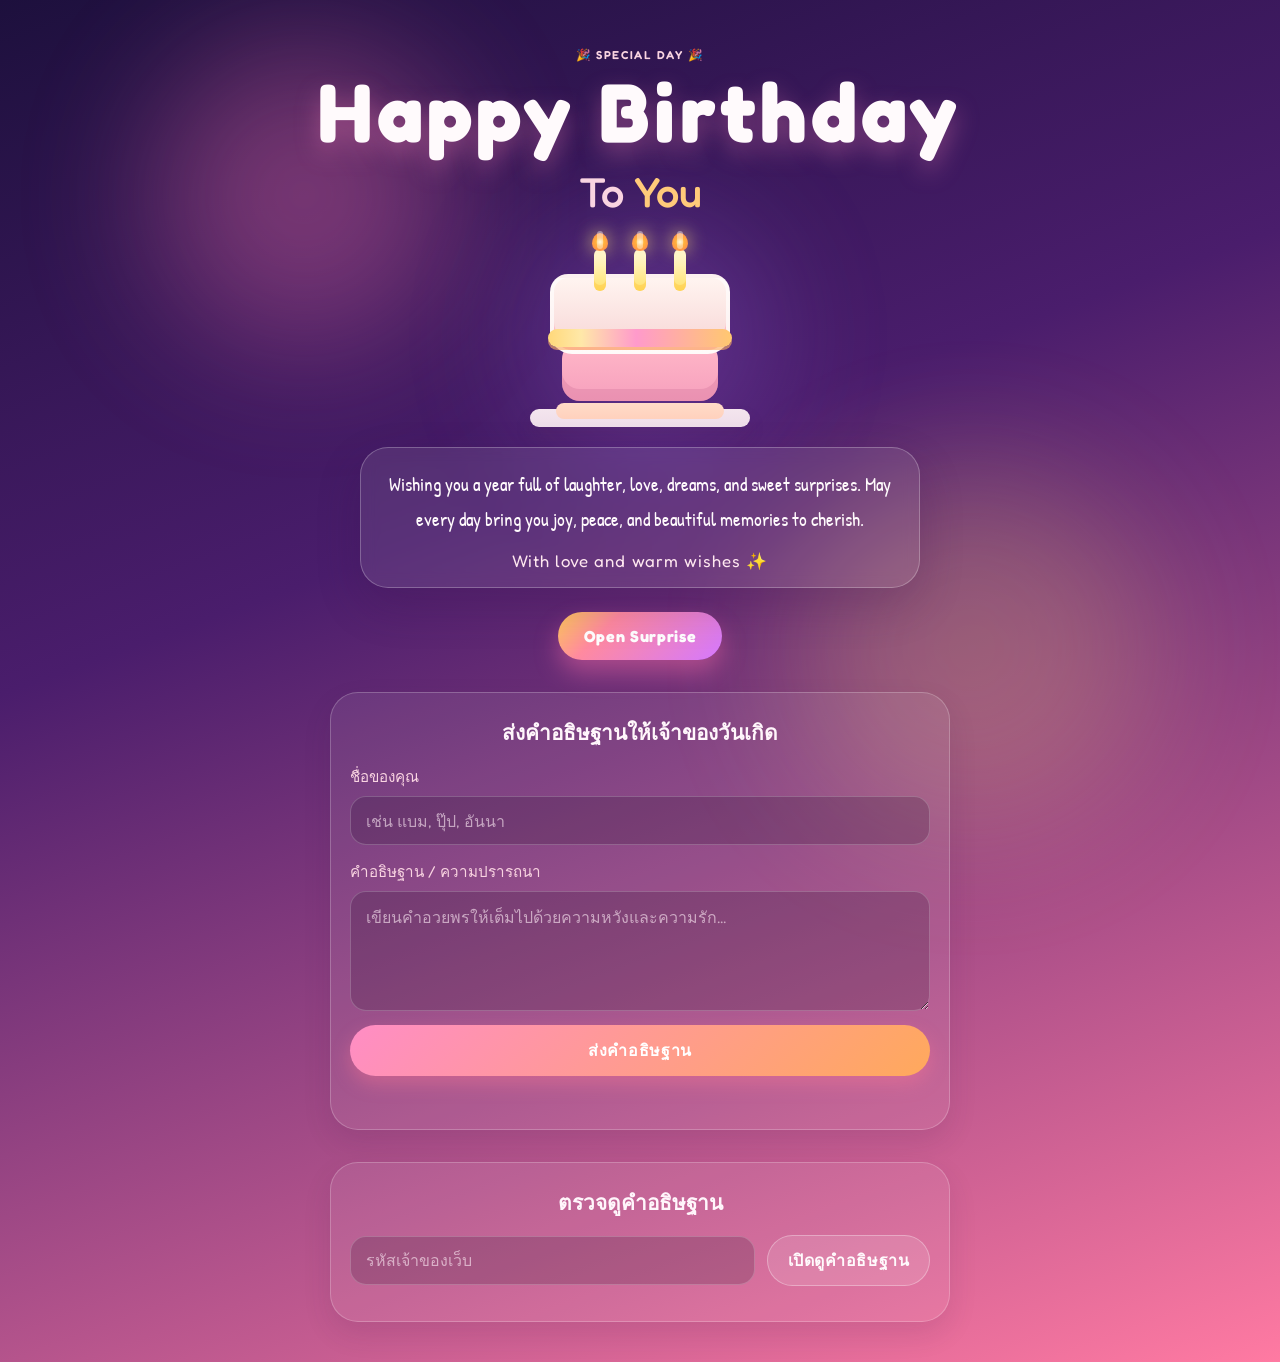
<file: index.html>
<!DOCTYPE html>
<html lang="en">
  <head>
    <meta charset="UTF-8" />
    <meta name="viewport" content="width=device-width, initial-scale=1.0" />
    <title>Happy Birthday</title>
    <link rel="preconnect" href="https://fonts.googleapis.com" />
    <link rel="preconnect" href="https://fonts.gstatic.com" crossorigin />
    <link href="https://fonts.googleapis.com/css2?family=Fredoka:wght@400;500;600;700&family=Patrick+Hand&display=swap" rel="stylesheet" />
    <link rel="stylesheet" href="style.css" />
  </head>
  <body>
    <div class="background-glow glow-1"></div>
    <div class="background-glow glow-2"></div>
    <div class="background-glow glow-3"></div>

    <main class="container">
      <section class="hero">
        <p class="eyebrow">🎉 Special Day 🎉</p>
        <h1>Happy Birthday</h1>
        <h2>To <span id="name">You</span></h2>

        <div class="cake-wrap">
          <div class="cake">
            <div class="cake-top"></div>
            <div class="candles">
              <span class="candle candle-1"></span>
              <span class="candle candle-2"></span>
              <span class="candle candle-3"></span>
            </div>
            <div class="icing"></div>
            <div class="plate"></div>
          </div>
        </div>

        <div class="message-card">
          <p class="message">
            Wishing you a year full of laughter, love, dreams, and sweet surprises.
            May every day bring you joy, peace, and beautiful memories to cherish.
          </p>
          <p class="signature">With love and warm wishes ✨</p>
        </div>

        <div class="actions">
          <button id="surpriseBtn" class="primary">Open Surprise</button>
        </div>

        <section class="wish-section">
          <h3>ส่งคำอธิษฐานให้เจ้าของวันเกิด</h3>
          <form id="wishForm" class="wish-form">
            <div class="field-row">
              <label for="guestName">ชื่อของคุณ</label>
              <input id="guestName" name="guestName" type="text" maxlength="50" placeholder="เช่น แบม, ปุ๊ป, อันนา" required />
            </div>

            <div class="field-row">
              <label for="wishText">คำอธิษฐาน / ความปรารถนา</label>
              <textarea id="wishText" name="wishText" rows="4" maxlength="220" placeholder="เขียนคำอวยพรให้เต็มไปด้วยความหวังและความรัก..." required></textarea>
            </div>

            <button type="submit" class="secondary">ส่งคำอธิษฐาน</button>
          </form>
          <p id="wishStatus" class="wish-status" aria-live="polite"></p>
        </section>

        <section class="owner-panel">
          <h3>ตรวจดูคำอธิษฐาน</h3>
          <div class="owner-access">
            <input id="ownerPass" type="password" placeholder="รหัสเจ้าของเว็บ" />
            <button id="showWishesBtn" class="ghost">เปิดดูคำอธิษฐาน</button>
          </div>
          <div id="ownerWishes" class="owner-wishes hidden" aria-live="polite">
            <div class="owner-controls">
              <button id="hideWishesBtn" class="text-btn">ซ่อน</button>
            </div>
            <ul id="wishList" class="wish-list"></ul>
          </div>
        </section>
      </section>
    </main>

    <div id="confetti-layer" aria-hidden="true"></div>

    <script src="script.js"></script>
  </body>
</html>
</file>
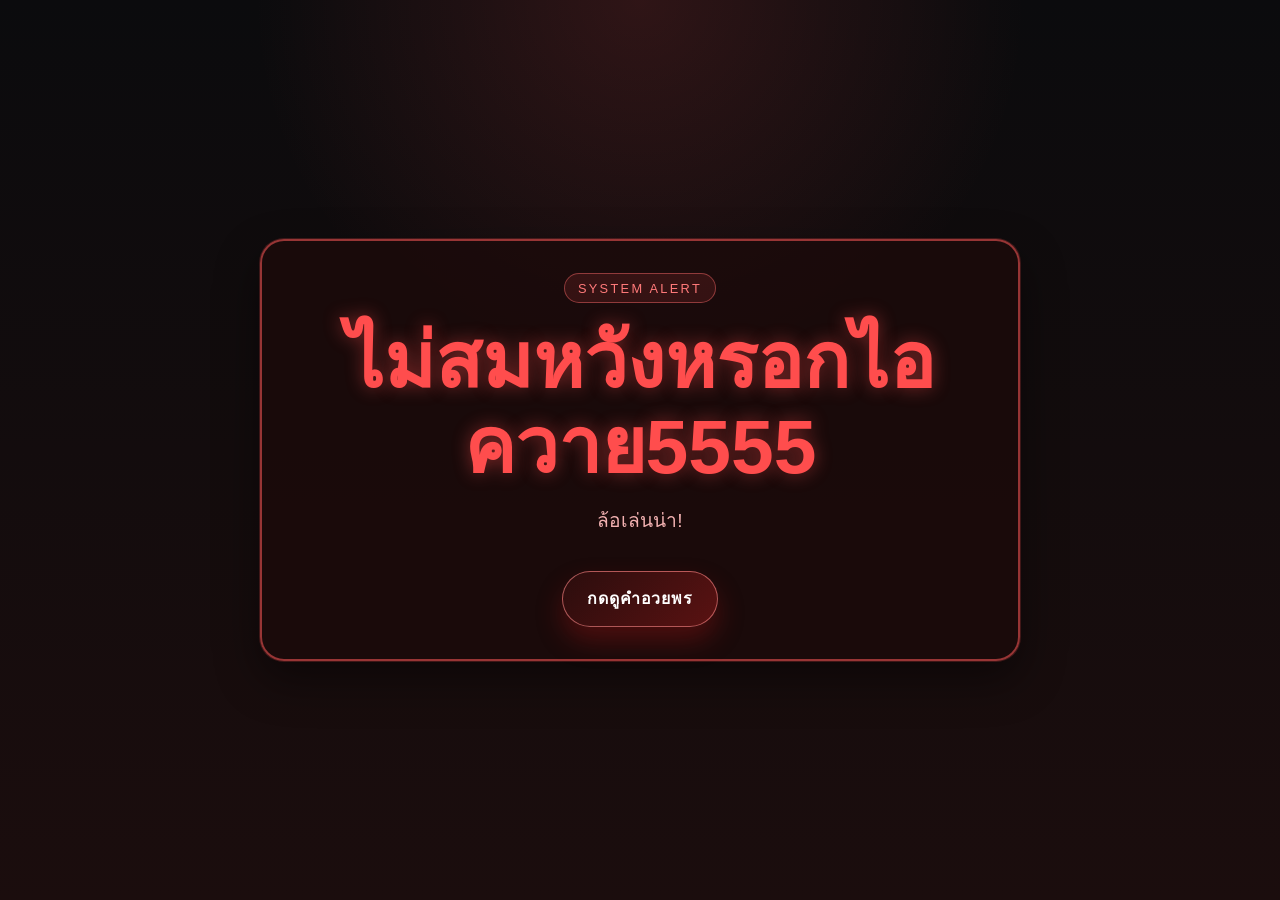
<file: warning.html>
<!DOCTYPE html>
<html lang="th">
  <head>
    <meta charset="UTF-8" />
    <meta name="viewport" content="width=device-width, initial-scale=1.0" />
    <title>Warning</title>
    <style>
      :root {
        --bg: #0b0b0d;
        --bg-2: #1b0d0d;
        --panel: rgba(28, 10, 10, 0.8);
        --line: rgba(255, 88, 88, 0.55);
        --red: #ff4d4d;
        --red-soft: #ff7a7a;
        --text: #f7f0f0;
        --muted: #f3b2b2;
      }

      * { box-sizing: border-box; }

      html, body {
        margin: 0;
        min-height: 100%;
        background:
          radial-gradient(circle at top, rgba(255, 76, 76, 0.15), transparent 35%),
          linear-gradient(180deg, var(--bg) 0%, var(--bg-2) 100%);
        color: var(--text);
        font-family: Arial, Helvetica, sans-serif;
      }

      body {
        min-height: 100vh;
        display: grid;
        place-items: center;
      }

      .warning-box {
        width: min(90vw, 760px);
        padding: 2rem 1.5rem;
        border: 2px solid var(--line);
        border-radius: 24px;
        background: var(--panel);
        box-shadow: 0 0 0 1px rgba(255, 82, 82, 0.2), 0 18px 45px rgba(0, 0, 0, 0.45);
        text-align: center;
      }

      .tag {
        display: inline-block;
        padding: 0.4rem 0.8rem;
        border-radius: 999px;
        background: rgba(255, 80, 80, 0.12);
        border: 1px solid rgba(255, 107, 107, 0.45);
        color: var(--red-soft);
        font-size: 0.8rem;
        letter-spacing: 0.18em;
        text-transform: uppercase;
        margin-bottom: 1rem;
      }

      h1 {
        margin: 0;
        font-size: clamp(2.2rem, 6vw, 5rem);
        color: var(--red);
        line-height: 1.1;
        text-shadow: 0 0 18px rgba(255, 77, 77, 0.45);
      }

      p {
        margin: 1rem auto 0;
        max-width: 620px;
        font-size: clamp(1rem, 2vw, 1.2rem);
        line-height: 1.8;
        color: var(--muted);
      }

      .btn-row {
        margin-top: 2rem;
        display: flex;
        justify-content: center;
      }

      .back-btn {
        border: 1px solid rgba(255, 136, 136, 0.6);
        background: linear-gradient(135deg, #2b0d0d 0%, #5a1212 100%);
        color: white;
        text-decoration: none;
        padding: 0.9rem 1.5rem;
        border-radius: 999px;
        font: inherit;
        font-weight: 700;
        letter-spacing: 0.06em;
        box-shadow: 0 14px 26px rgba(155, 21, 21, 0.38);
      }
    </style>
  </head>
  <body>
    <div class="warning-box">
      <div class="tag">System Alert</div>
      <h1>ไม่สมหวังหรอกไอควาย5555</h1>
      <p>ล้อเล่นน่า!</p>
      <div class="btn-row">
        <a class="back-btn" href="https://www.tiktok.com/@bartcgnce5n/video/7242943733543537947?is_from_webapp=1&amp;sender_device=pc&amp;web_id=7653598429462365704" target="_blank" rel="noopener noreferrer">กดดูคำอวยพร</a>
      </div>
    </div>
  </body>
</html>
</file>
<file: style.css>
:root {
  --bg-1: #1d103d;
  --bg-2: #4a1d6c;
  --bg-3: #ff7aa2;
  --card: rgba(255, 255, 255, 0.12);
  --card-border: rgba(255, 255, 255, 0.25);
  --text: #fffafc;
  --muted: #f9d4e1;
  --pink: #ff4d9d;
  --pink-strong: #ff2f92;
  --peach: #ffca7a;
  --gold: #ffd76a;
  --purple: #b580ff;
  --shadow: rgba(24, 9, 39, 0.35);
}

* {
  box-sizing: border-box;
}

html, body {
  margin: 0;
  min-height: 100%;
  font-family: "Fredoka", sans-serif;
  background: linear-gradient(160deg, var(--bg-1) 0%, var(--bg-2) 38%, var(--bg-3) 100%);
  color: var(--text);
  overflow-x: hidden;
}

body {
  position: relative;
  min-height: 100vh;
  display: grid;
  place-items: center;
}

.background-glow {
  position: fixed;
  border-radius: 50%;
  filter: blur(70px);
  opacity: 0.7;
  z-index: 0;
  pointer-events: none;
}

.glow-1 {
  width: 300px;
  height: 300px;
  background: rgba(255, 120, 180, 0.5);
  top: 5%;
  left: 12%;
}

.glow-2 {
  width: 360px;
  height: 360px;
  background: rgba(255, 214, 122, 0.35);
  bottom: 8%;
  right: 10%;
}

.glow-3 {
  width: 220px;
  height: 220px;
  background: rgba(180, 120, 255, 0.45);
  left: 42%;
  top: 25%;
}

.container {
  position: relative;
  z-index: 1;
  width: min(92vw, 760px);
}

.hero {
  text-align: center;
  padding: 3rem 1.5rem 2.5rem;
}

.eyebrow {
  margin: 0 0 0.5rem;
  color: var(--muted);
  letter-spacing: 0.14em;
  text-transform: uppercase;
  font-size: 0.72rem;
  font-weight: 600;
}

h1 {
  margin: 0;
  font-size: clamp(2.8rem, 7vw, 5.2rem);
  line-height: 1;
  letter-spacing: 0.05em;
  text-shadow: 0 10px 24px rgba(255, 136, 185, 0.35);
}

h2 {
  margin: 0.8rem 0 0;
  font-size: clamp(1.4rem, 4vw, 2.6rem);
  color: var(--muted);
  font-weight: 500;
}

#name {
  color: var(--peach);
}

.cake-wrap {
  display: grid;
  place-items: center;
  margin-top: 2rem;
  margin-bottom: 1.75rem;
}

.cake {
  position: relative;
  width: 220px;
  height: 170px;
}

.cake-top {
  position: absolute;
  left: 20px;
  right: 20px;
  top: 25px;
  height: 80px;
  border-radius: 18px 18px 22px 22px;
  background: linear-gradient(180deg, #fff4f0 0%, #f7d5d5 100%);
  border: 4px solid rgba(255, 255, 255, 0.65);
  box-shadow: inset 0 -10px 0 rgba(255, 148, 177, 0.45);
}

.candles {
  position: absolute;
  left: 0;
  right: 0;
  top: 0;
  height: 60px;
  display: flex;
  justify-content: center;
  gap: 28px;
  align-items: flex-start;
}

.candle {
  position: relative;
  display: block;
  width: 12px;
  height: 42px;
  background: linear-gradient(180deg, #fffbe4 0%, #ffe169 100%);
  border-radius: 10px;
  box-shadow: inset 0 -6px 0 rgba(255, 160, 0, 0.22);
}

.candle::before {
  content: "";
  position: absolute;
  width: 16px;
  height: 18px;
  background: radial-gradient(circle, #fff8c9 0%, #ffb13d 35%, #ff7f50 100%);
  border-radius: 50% 50% 50% 50% / 60% 60% 40% 40%;
  left: 50%;
  transform: translateX(-50%);
  top: -16px;
  box-shadow: 0 0 18px rgba(255, 230, 120, 0.8);
  animation: flicker 1.2s ease-in-out infinite alternate;
}

.candle::after {
  content: "";
  position: absolute;
  width: 6px;
  height: 18px;
  border-radius: 999px;
  background: rgba(255, 255, 255, 0.4);
  left: 50%;
  transform: translateX(-50%);
  top: -18px;
}

.icing {
  position: absolute;
  left: 18px;
  right: 18px;
  top: 80px;
  height: 18px;
  border-radius: 14px;
  background: linear-gradient(90deg, #ffd87a 0%, #ffe8a8 18%, #ff9acb 48%, #ffc86f 100%);
  box-shadow: 0 3px 0 rgba(255, 177, 100, 0.6);
}

.cake::before {
  content: "";
  position: absolute;
  left: 32px;
  right: 32px;
  bottom: 18px;
  height: 58px;
  border-radius: 16px 16px 18px 18px;
  background: linear-gradient(180deg, #ffb7c8 0%, #f6a0bd 100%);
  box-shadow: inset 0 -12px 0 rgba(206, 111, 150, 0.3);
}

.cake::after {
  content: "";
  position: absolute;
  left: 26px;
  right: 26px;
  bottom: 0;
  height: 16px;
  border-radius: 999px;
  background: linear-gradient(180deg, #ffdbc8 0%, #ffd1bd 100%);
}

.plate {
  position: absolute;
  left: 0;
  right: 0;
  bottom: -8px;
  height: 18px;
  border-radius: 999px;
  background: linear-gradient(180deg, #f4e5ee 0%, #eedde9 100%);
  box-shadow: 0 10px 16px rgba(87, 38, 82, 0.18);
}

.message-card {
  width: min(100%, 560px);
  margin: 0 auto;
  padding: 1.2rem 1.35rem 1rem;
  border-radius: 28px;
  background: rgba(255, 255, 255, 0.09);
  border: 1px solid var(--card-border);
  box-shadow: 0 18px 45px rgba(56, 16, 70, 0.2);
  backdrop-filter: blur(8px);
}

.message {
  margin: 0;
  color: var(--text);
  font-size: clamp(1rem, 2.2vw, 1.2rem);
  line-height: 1.8;
  font-family: "Patrick Hand", cursive;
}

.signature {
  margin: 0.9rem 0 0;
  color: #ffe8f0;
  font-size: 1.05rem;
  letter-spacing: 0.06em;
}

.actions {
  margin-top: 1.5rem;
  display: flex;
  justify-content: center;
}

.primary,
.secondary,
.ghost,
.text-btn {
  border: none;
  border-radius: 999px;
  font: inherit;
  font-weight: 700;
  letter-spacing: 0.04em;
  cursor: pointer;
  transition: transform 0.2s ease, box-shadow 0.2s ease;
}

.primary {
  background: linear-gradient(135deg, #ffcb59 0%, #ff8a9f 30%, #d478ff 100%);
  color: white;
  padding: 0.9rem 1.6rem;
  box-shadow: 0 12px 24px rgba(255, 111, 168, 0.45);
}

.primary:hover,
.secondary:hover,
.ghost:hover,
.text-btn:hover {
  transform: translateY(-2px) scale(1.02);
}

.primary:active,
.secondary:active,
.ghost:active,
.text-btn:active {
  transform: translateY(0);
}

.secondary {
  background: linear-gradient(135deg, #ff8dc5 0%, #ffa95c 100%);
  color: #fff;
  padding: 0.8rem 1.4rem;
  box-shadow: 0 8px 18px rgba(255, 120, 147, 0.4);
}

.ghost {
  background: rgba(255, 255, 255, 0.12);
  color: var(--text);
  border: 1px solid rgba(255, 255, 255, 0.32);
  padding: 0.75rem 1.2rem;
}

.text-btn {
  background: transparent;
  color: var(--muted);
  padding: 0.35rem 0.5rem;
}

.wish-section,
.owner-panel {
  margin-top: 2rem;
  width: min(100%, 620px);
  margin-inline: auto;
  padding: 1.4rem 1.2rem;
  border-radius: 28px;
  background: rgba(255, 255, 255, 0.08);
  border: 1px solid rgba(255, 255, 255, 0.22);
  box-shadow: 0 12px 28px rgba(63, 23, 71, 0.12);
}

.wish-section h3,
.owner-panel h3 {
  margin: 0 0 1rem;
  font-size: 1.3rem;
  color: #fff6fb;
}

.wish-form {
  display: grid;
  gap: 0.9rem;
}

.field-row {
  display: grid;
  gap: 0.45rem;
  text-align: left;
}

.field-row label {
  font-size: 0.95rem;
  color: var(--muted);
}

.field-row input,
.field-row textarea,
.owner-access input {
  width: 100%;
  border: 1px solid rgba(255, 255, 255, 0.2);
  border-radius: 16px;
  background: rgba(17, 10, 29, 0.18);
  color: var(--text);
  padding: 0.85rem 0.95rem;
  font: inherit;
}

.field-row textarea {
  resize: vertical;
  min-height: 120px;
}

.field-row input::placeholder,
.field-row textarea::placeholder,
.owner-access input::placeholder {
  color: rgba(255, 238, 247, 0.6);
}

.wish-status {
  min-height: 1.2em;
  margin: 0.8rem 0 0;
  color: #ffe0ee;
  font-size: 0.95rem;
}

.owner-access {
  display: flex;
  gap: 0.75rem;
  flex-wrap: wrap;
  align-items: center;
  margin-bottom: 0.8rem;
}

.owner-access input {
  flex: 1 1 180px;
}

.owner-controls {
  display: flex;
  justify-content: flex-end;
  margin-bottom: 0.5rem;
}

.owner-wishes {
  margin-top: 1rem;
}

.hidden {
  display: none;
}

.wish-list {
  list-style: none;
  padding: 0;
  margin: 0;
  display: grid;
  gap: 0.8rem;
}

.wish-list li {
  background: rgba(255, 255, 255, 0.08);
  border: 1px solid rgba(255, 255, 255, 0.18);
  border-radius: 18px;
  padding: 0.9rem 1rem;
  text-align: left;
}

.wish-list strong {
  display: block;
  margin-bottom: 0.35rem;
  color: #ffe5a5;
}

.wish-list p {
  margin: 0;
  color: var(--text);
  line-height: 1.7;
  font-family: "Patrick Hand", cursive;
  font-size: 1.05rem;
}

#confetti-layer {
  position: fixed;
  inset: 0;
  pointer-events: none;
  overflow: hidden;
  z-index: 2;
}

.confetti {
  position: absolute;
  top: -20px;
  width: 10px;
  height: 18px;
  opacity: 0.9;
  border-radius: 3px;
  animation: drop linear forwards;
}

@keyframes flicker {
  0% { transform: translateX(-50%) scaleY(1) scaleX(1); }
  50% { transform: translateX(-50%) scaleY(1.14) scaleX(0.9); }
  100% { transform: translateX(-50%) scaleY(0.9) scaleX(1.08); }
}

@keyframes drop {
  0% {
    transform: translate3d(0, 0, 0) rotate(0deg);
    opacity: 1;
  }
  100% {
    transform: translate3d(var(--move-x), 100vh, 0) rotate(360deg);
    opacity: 0;
  }
}

@media (max-width: 520px) {
  .hero {
    padding-top: 2.4rem;
  }

  .message-card {
    padding-left: 1rem;
    padding-right: 1rem;
  }

  .cake {
    transform: scale(0.9);
  }
}
</file>
